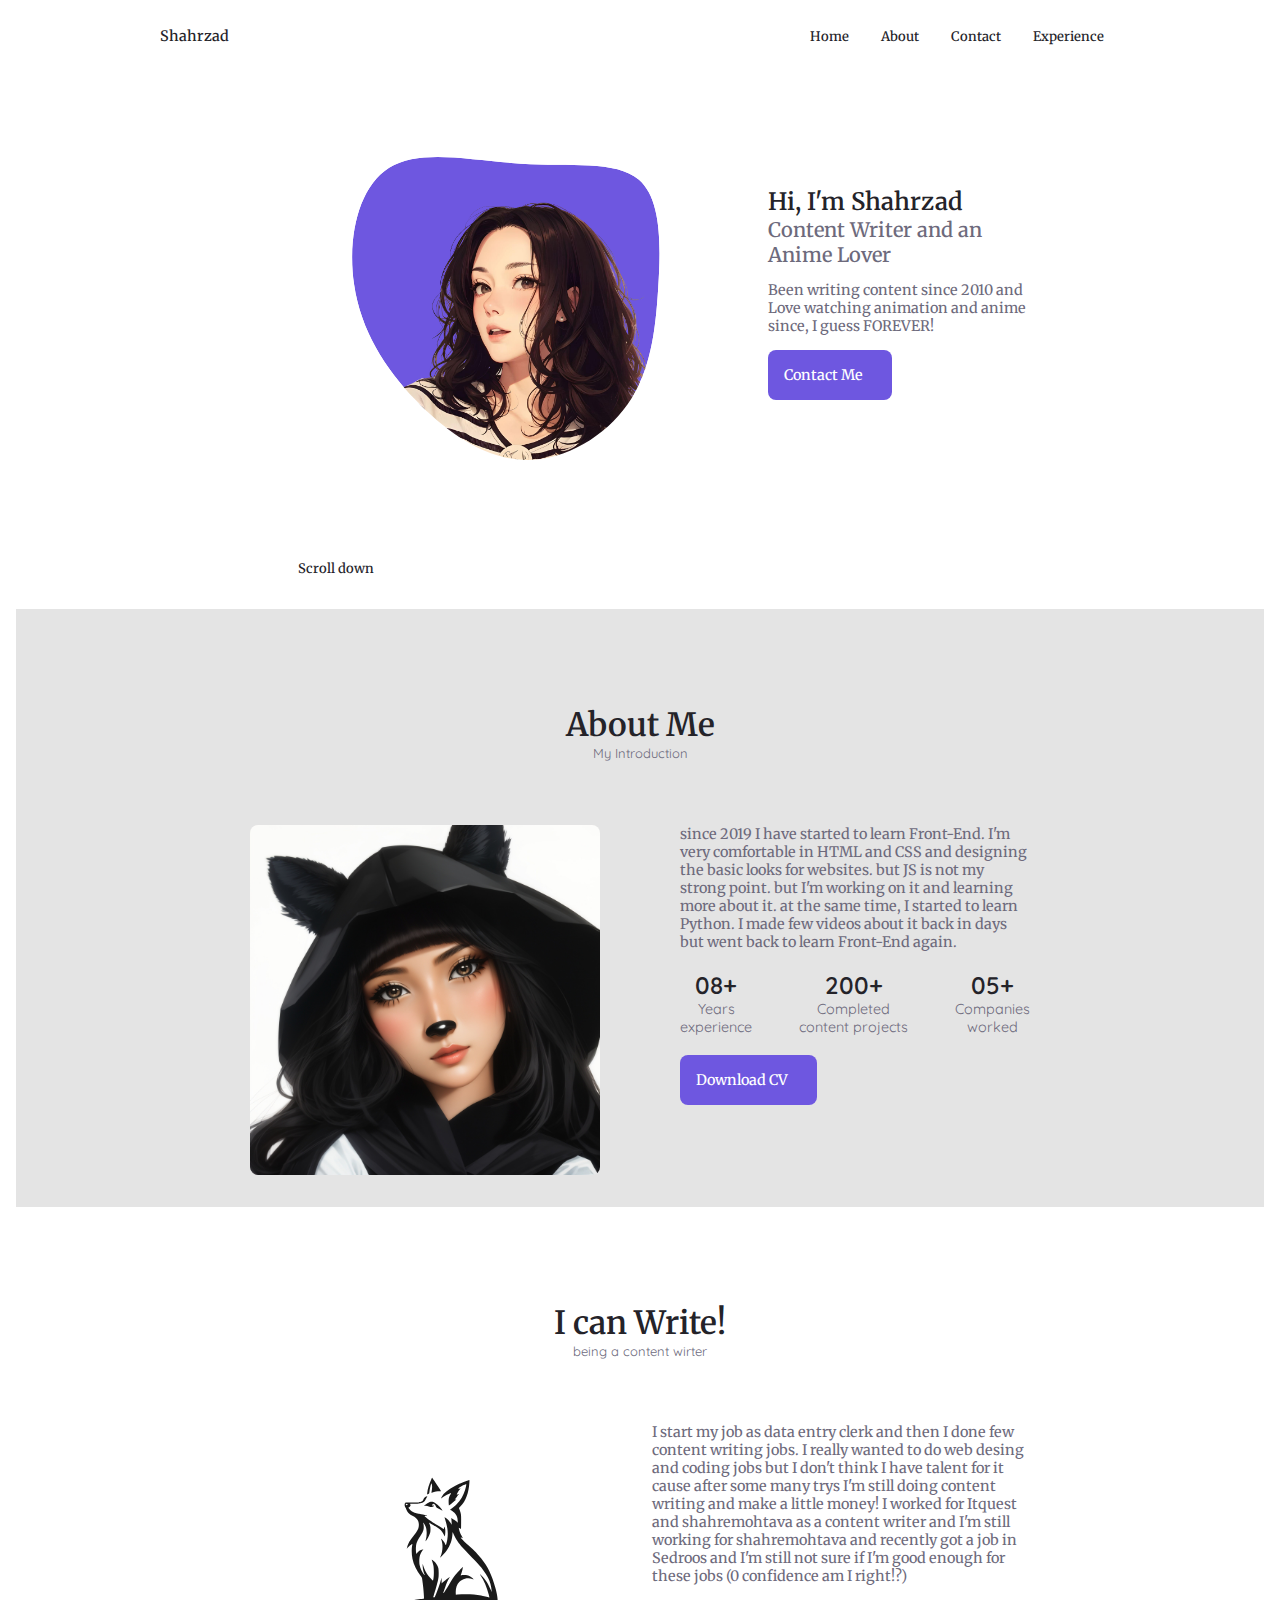
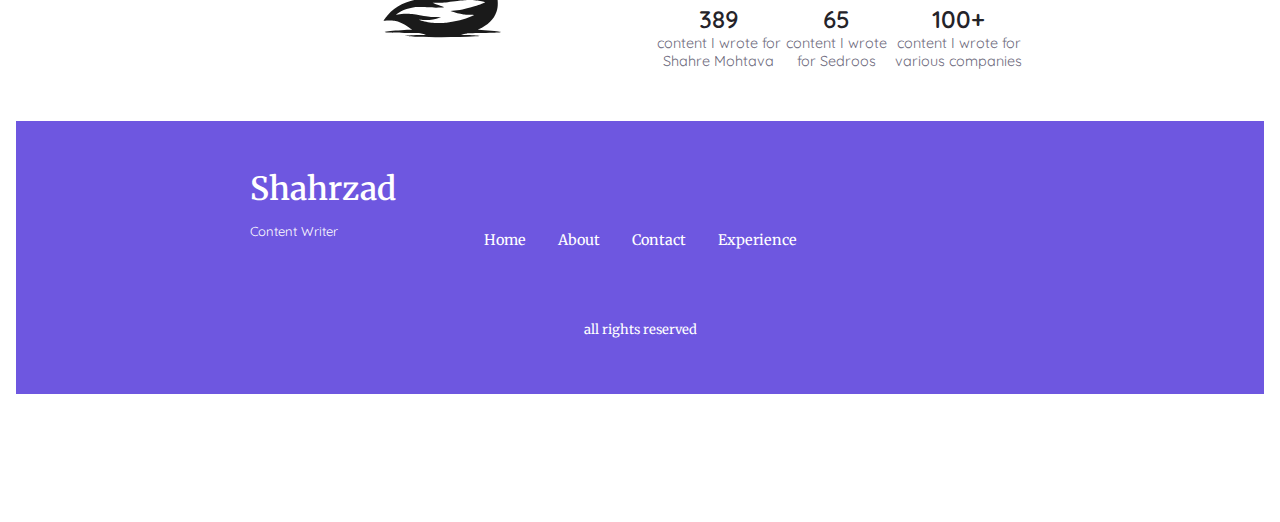
<file: index.html>
<!DOCTYPE html>
<html lang="en">
  <head>
    <meta charset="UTF-8" />
    <meta name="viewport" content="width=device-width, initial-scale=1.0" />
    <link
      rel="stylesheet"
      href="https://unicons.iconscout.com/release/v4.0.8/css/line.css"
    />
    <link rel="stylesheet" href="assets/css/style.css" />

    <title>Shahrzad</title>
  </head>
  <body>
    <!--- Header -->

    <header class="header" id="header">
      <nav class="nav container">
        <a href="#" class="nav-logo">Shahrzad</a>
        <div class="nav-menu" id="nav-menu">
          <ul class="nav-list grid">
            <li class="nav-item">
              <a href="./index.html" class="nav-link">
                <i class="uil uil-home nav-icon"></i> Home
              </a>
            </li>
            <li class="nav-item">
              <a href="#about" class="nav-link">
                <i class="uil uil-user-md nav-icon"></i> About
              </a>
            </li>

            <li class="nav-item">
              <a href="./assets/pages/contact.html" class="nav-link"
                ><i class="uil uil-briefcase nav-icon"></i> Contact</a
              >
            </li>
            <li class="nav-item">
              <a href="./assets/pages/experience.html" class="nav-link"
                ><i class="uil uil-briefcase nav-icon"></i> Experience</a
              >
            </li>
          </ul>
          <i class="uil uil-times nav-close" id="nav-close"></i>
        </div>
        <div class="nav-btns">
          <i class="uil uil-moon change-theme" id="theme-button"></i>
          <div class="nav-toggle" id="nav-toggle">
            <i class="uil uil-apps nav-icon"></i>
          </div>
        </div>
      </nav>
    </header>

    <!-- Main -->
    <main class="main">
      <section class="home section" id="home">
        <div class="home-container container grid">
          <div class="home-content grid">
            <div class="home-social">
              <a
                href="https://www.linkedin.com/in/shahrzad-amirrahimi-1a4a82197/"
                target="_blank"
                class="home-social-icon"
              >
                <i class="uil uil-linkedin-alt"></i>
              </a>
              <a
                href="https://www.shecodes.io/graduates/71833-shahrzad-amirrahimi"
                target="_blank"
                class="home-social-icon"
              >
                <i class="uil uil-link-h"></i>
              </a>

              <a
                href="https://github.com/shahrzadblackfox"
                target="_blank"
                class="home-social-icon"
              >
                <i class="uil uil-github-alt"></i>
              </a>
            </div>
            <div class="home-img">
              <svg
                class="home-blob"
                viewBox="0 0 200 200"
                xmlns="http://www.w3.org/2000/svg"
              >
                <mask id="mask0" mask-type="alpha">
                  <path
                    d="M48.8,-47.4C58.5,-39.1,58.3,-19.5,57.1,-1.2C56,17.2,53.8,34.4,44.1,48.2C34.4,62,17.2,72.3,0.4,71.9C-16.4,71.5,-32.8,60.3,-46,46.5C-59.3,32.8,-69.5,16.4,-72.3,-2.8C-75.2,-22,-70.7,-44.1,-57.4,-52.4C-44.1,-60.8,-22,-55.4,-1.3,-54.2C19.5,-52.9,39.1,-55.8,48.8,-47.4Z"
                    transform="translate(100 100)"
                  />
                </mask>
                <g mask="url(#mask0)">
                  <path
                    d="M48.8,-47.4C58.5,-39.1,58.3,-19.5,57.1,-1.2C56,17.2,53.8,34.4,44.1,48.2C34.4,62,17.2,72.3,0.4,71.9C-16.4,71.5,-32.8,60.3,-46,46.5C-59.3,32.8,-69.5,16.4,-72.3,-2.8C-75.2,-22,-70.7,-44.1,-57.4,-52.4C-44.1,-60.8,-22,-55.4,-1.3,-54.2C19.5,-52.9,39.1,-55.8,48.8,-47.4Z"
                    transform="translate(100 100)"
                  />
                  <image
                    class="home-blob-img"
                    x="40"
                    y="60"
                    xlink:href="assets/img/portfolio.png"
                  />
                </g>
              </svg>
            </div>
            <div class="home-data">
              <h1 class="home-title">Hi, I'm Shahrzad</h1>
              <h3 class="home-sub">Content Writer and an Anime Lover</h3>
              <p class="home-desc">
                Been writing content since 2010 and Love watching animation and
                anime since, I guess FOREVER!
              </p>
              <a href="assets/pages/contact.html" class="button button-flex">
                Contact Me <i class="uil uil-message button-icon"></i>
              </a>
            </div>

            <div class="home-scroll">
              <a href="#about" class="home-scroll-button button-flex">
                <i class="uil uil-mouse-alt home-scroll-mouse"></i>
                <span class="home-scroll-name">Scroll down</span>
                <i class="uil uil-arrow-down home-scroll-arrow"></i>
              </a>
            </div>
          </div>
        </div>
      </section>

      <section class="about section" id="about">
        <h2 class="section-title">About Me</h2>
        <span class="section-sub">My Introduction</span>

        <div class="about-container container grid">
          <img
            src="assets/img/fox-girl.jpg"
            class="about-img"
            alt="anime ai profile image"
          />
          <div class="about-data">
            <p class="about-desc">
              since 2019 I have started to learn Front-End. I'm very comfortable
              in HTML and CSS and designing the basic looks for websites. but JS
              is not my strong point. but I'm working on it and learning more
              about it. at the same time, I started to learn Python. I made few
              videos about it back in days but went back to learn Front-End
              again.
            </p>
            <div class="about-info">
              <div>
                <span class="about-info-title">08+ </span>
                <span class="about-info-name"
                  >Years <br />
                  experience
                </span>
              </div>
              <div>
                <span class="about-info-title">200+ </span>
                <span class="about-info-name"
                  >Completed <br />
                  content projects
                </span>
              </div>
              <div>
                <span class="about-info-title">05+ </span>
                <span class="about-info-name"
                  >Companies <br />
                  worked
                </span>
              </div>
            </div>
            <div class="about-buttons">
              <a
                download=""
                href="assets/pdf/Profile.pdf"
                class="button button-flex"
              >
                Download CV <i class="uil uil-download-alt button-icon"></i>
              </a>
            </div>
          </div>
        </div>
      </section>
      <section class="writing section" id="writing">
        <h2 class="section-title">I can Write!</h2>
        <span class="section-sub">being a content wirter</span>

        <div class="writing-container container grid">
          <svg
            class="writing-img"
            version="1.0"
            xmlns="http://www.w3.org/2000/svg"
            viewBox="0 0 1024.000000 1024.000000"
            preserveAspectRatio="xMidYMid meet"
          >
            <g
              transform="translate(0.000000,1024.000000) scale(0.100000,-0.100000)"
              stroke="none"
            >
              <path
                d="M4727 9052 c-114 -250 -192 -510 -212 -713 l-7 -66 55 26 c55 25 56
27 62 76 23 180 60 351 95 440 15 39 25 22 41 -69 12 -75 7 -181 -17 -305 -8
-41 -13 -75 -11 -77 2 -2 25 4 52 12 84 25 273 54 356 54 43 0 79 4 79 8 0 5
-24 47 -53 94 -52 82 -383 575 -397 591 -4 4 -23 -28 -43 -71z"
              />
              <path
                d="M6640 9003 c-334 -117 -500 -186 -707 -293 -359 -184 -579 -366 -672
-554 -23 -45 -41 -85 -41 -89 0 -4 26 13 58 37 129 98 380 225 445 226 18 0
18 -2 -2 -32 -39 -59 -74 -132 -87 -183 -19 -71 -26 -204 -17 -316 l8 -96 114
85 c120 90 285 242 263 242 -7 0 -26 -7 -42 -15 -17 -9 -30 -12 -30 -8 0 8
126 176 188 251 l32 40 -42 -13 c-24 -7 -51 -16 -60 -20 -25 -10 -23 6 8 68
35 69 93 153 138 201 l37 39 -67 -7 c-62 -6 -66 -6 -53 10 30 36 147 117 219
151 81 39 182 74 189 67 2 -2 -5 -52 -17 -112 -53 -267 -168 -523 -333 -742
-86 -114 -268 -293 -382 -375 -53 -38 -96 -72 -97 -75 0 -3 22 -17 48 -31 83
-46 170 -118 215 -179 84 -111 114 -196 124 -354 l6 -99 -64 54 c-74 63 -129
102 -213 149 l-59 33 6 -49 c3 -27 9 -103 13 -169 l6 -120 -56 80 c-78 114
-158 199 -239 256 -39 27 -72 48 -73 46 -2 -2 17 -70 42 -151 123 -404 150
-672 99 -991 -16 -103 -60 -274 -74 -288 -5 -5 -16 11 -25 35 -10 24 -35 72
-56 108 -52 89 -201 236 -159 158 7 -13 23 -63 37 -113 62 -229 28 -574 -75
-779 l-25 -49 34 24 c69 48 227 218 302 324 86 121 191 327 231 449 38 119 66
268 72 389 6 101 18 135 31 85 11 -42 133 -282 190 -373 128 -205 266 -368
595 -699 530 -533 718 -749 896 -1035 167 -266 230 -425 275 -696 18 -109 28
-231 17 -219 -5 5 -21 44 -36 87 -98 273 -304 597 -472 742 -105 92 -109 92
-51 10 172 -246 312 -580 418 -995 35 -136 36 -144 13 -135 -50 19 -312 86
-408 104 -351 65 -799 82 -1214 45 l-79 -6 -4 78 c-11 257 48 436 191 582 77
79 176 137 281 163 115 29 274 23 372 -13 l67 -25 -20 28 c-58 82 -187 159
-309 185 -80 17 -253 14 -304 -6 -33 -12 -33 -8 4 83 34 86 67 214 76 301 l6
61 -24 -25 c-35 -35 -263 -284 -322 -350 -89 -100 -214 -286 -337 -502 -119
-209 -184 -311 -260 -415 -35 -46 -59 -71 -59 -60 0 11 136 411 160 472 46
114 89 203 131 272 21 36 39 67 39 69 0 20 -162 -95 -275 -196 -38 -34 -88
-76 -109 -93 l-39 -31 7 34 c3 19 3 86 0 147 l-7 113 -34 -133 c-48 -191 -139
-454 -233 -673 l-81 -192 -39 -4 c-22 -2 -40 0 -40 4 0 4 13 44 30 90 67 186
186 614 226 811 24 114 27 157 28 322 1 215 -10 277 -71 399 -57 115 -128 193
-252 279 -36 25 -43 27 -37 11 30 -71 69 -200 88 -287 30 -140 33 -493 4 -664
-10 -62 -21 -113 -25 -113 -12 0 -169 163 -226 235 -112 141 -212 337 -270
531 -15 49 -29 94 -31 99 -2 6 -2 -48 0 -120 5 -141 33 -275 82 -393 43 -102
19 -92 -65 28 -80 114 -145 272 -176 429 -23 113 -16 342 13 453 29 107 80
212 136 281 l47 58 -38 -7 c-123 -23 -225 -91 -297 -197 -24 -37 -25 -37 -30
-15 -17 74 -25 246 -16 339 18 199 59 302 210 534 110 167 161 274 180 377 15
76 12 202 -6 270 -16 63 -16 72 2 60 16 -10 90 -142 113 -199 68 -172 68 -479
0 -697 -10 -32 -14 -55 -9 -50 39 40 121 168 165 259 73 149 89 212 89 360 0
112 -2 127 -35 223 -20 56 -35 102 -33 102 5 0 239 -132 324 -183 167 -101
264 -178 336 -269 51 -65 133 -213 135 -243 0 -11 7 9 16 45 8 37 16 119 16
190 2 109 -1 134 -23 198 -26 78 -34 77 -45 -5 -4 -29 -9 -53 -12 -53 -3 0
-26 15 -52 34 -25 18 -145 93 -266 166 -255 154 -372 232 -542 359 -115 85
-141 111 -110 108 26 -3 137 14 137 21 0 4 -60 18 -132 31 -307 55 -347 63
-433 87 -137 39 -225 85 -306 161 -39 37 -79 79 -89 94 l-20 27 41 28 c22 15
49 45 60 66 18 35 18 41 4 68 -8 16 -15 31 -15 35 0 3 87 5 194 5 275 0 419
29 519 103 34 26 54 56 109 167 36 74 65 136 64 137 -1 1 -29 -12 -62 -28 -79
-37 -116 -76 -140 -145 -24 -71 -64 -106 -151 -136 -64 -21 -87 -22 -398 -25
-181 -2 -340 -6 -353 -8 -34 -8 -62 -62 -62 -120 0 -49 27 -126 49 -139 6 -4
17 -28 24 -54 34 -112 100 -212 182 -274 28 -21 104 -66 170 -100 228 -118
316 -258 302 -483 -9 -163 -67 -276 -275 -543 -143 -183 -183 -242 -236 -349
-40 -82 -52 -112 -91 -237 -21 -70 -19 -75 14 -30 55 76 240 228 257 212 3 -3
-2 -39 -10 -79 -36 -175 -30 -462 15 -684 60 -299 216 -625 415 -863 67 -82
69 -85 81 -165 45 -297 77 -613 89 -864 l7 -142 -34 -5 c-19 -3 -90 -13 -159
-22 -692 -86 -1276 -371 -1659 -809 -89 -101 -228 -291 -219 -300 2 -2 35 0
73 5 113 15 379 12 485 -5 225 -37 471 -148 725 -329 44 -31 101 -71 127 -89
26 -18 48 -35 48 -39 0 -5 -23 -8 -51 -8 -180 0 -784 -38 -1049 -66 -135 -14
-299 -39 -307 -48 -6 -6 62 -17 171 -28 56 -5 436 -12 846 -15 l745 -5 168
-39 c92 -21 170 -39 172 -39 3 0 5 -4 5 -8 0 -5 -150 -14 -332 -20 -435 -16
-735 -34 -712 -42 24 -9 303 -27 609 -40 918 -39 2133 -30 2980 21 104 6 198
15 208 18 23 9 -256 27 -643 42 -162 7 -298 15 -302 18 -5 4 45 17 110 30 64
13 151 30 192 38 60 12 217 17 765 23 618 8 799 14 944 36 62 9 37 19 -99 38
-161 22 -920 84 -1065 86 -11 0 14 15 55 33 479 211 778 504 914 896 50 144
66 248 66 436 0 239 -33 445 -125 785 -175 650 -377 1072 -720 1500 -172 215
-343 390 -660 675 -201 180 -395 379 -395 404 0 5 26 -1 58 -14 31 -13 58 -22
60 -21 1 2 -22 42 -52 90 -30 47 -68 119 -85 160 -32 76 -85 269 -79 286 1 5
27 -9 56 -31 29 -23 56 -39 58 -36 3 2 6 159 7 348 2 320 0 351 -20 446 -12
56 -34 130 -48 165 -15 35 -31 74 -37 88 -9 23 -2 32 74 111 267 275 424 700
454 1227 7 128 6 130 -36 115z m-3145 -1236 l39 -34 -39 -1 c-21 -1 -42 -7
-46 -14 -5 -8 -11 -3 -18 15 -28 73 1 88 64 34z m3529 -4923 c149 -15 435 -69
450 -84 19 -19 -243 -122 -541 -214 -466 -143 -790 -210 -1122 -232 l-104 -7
74 -29 c153 -59 391 -118 599 -148 41 -6 182 -14 313 -17 272 -6 269 -4 93
-80 -374 -163 -785 -267 -1281 -325 -148 -17 -628 -17 -770 0 -232 29 -520 93
-618 138 l-32 15 50 -6 c28 -3 129 -8 225 -12 284 -10 558 30 784 115 l80 29
-245 6 c-301 7 -362 14 -774 82 -405 67 -563 85 -770 85 -171 0 -289 -10 -423
-36 -46 -9 -85 -14 -88 -11 -9 9 166 133 254 180 173 91 379 156 612 194 93
14 169 18 390 17 151 0 320 -6 375 -12 180 -20 469 -26 645 -12 90 7 172 15
182 19 11 4 -60 33 -200 80 -119 40 -256 90 -304 110 l-86 36 246 0 c276 1
383 9 787 65 371 51 462 61 640 69 190 9 381 4 559 -15z"
              />
              <path
                d="M4648 7881 c-25 -10 -104 -56 -174 -102 l-128 -84 89 -6 c61 -5 114
-16 165 -35 102 -38 197 -40 234 -5 42 39 35 57 -21 57 -45 -1 -48 1 -51 27
-3 24 0 27 29 27 18 0 37 7 44 17 12 16 14 16 38 0 35 -23 71 -73 91 -127 17
-44 21 -47 144 -107 70 -34 142 -72 161 -85 l35 -22 -29 52 c-58 107 -192 241
-336 338 -115 76 -197 92 -291 55z"
              />
            </g>
          </svg>

          <div class="about-data">
            <p class="about-desc">
              I start my job as data entry clerk and then I done few content
              writing jobs. I really wanted to do web desing and coding jobs but
              I don't think I have talent for it cause after some many trys I'm
              still doing content writing and make a little money! I worked for
              Itquest and shahremohtava as a content writer and I'm still
              working for shahremohtava and recently got a job in Sedroos and
              I'm still not sure if I'm good enough for these jobs (0 confidence
              am I right!?)
            </p>
            <div class="about-info">
              <div>
                <span class="about-info-title">389 </span>
                <span class="about-info-name">
                  content I wrote for Shahre Mohtava
                </span>
              </div>
              <div>
                <span class="about-info-title">65 </span>
                <span class="about-info-name">
                  content I wrote for Sedroos
                </span>
              </div>
              <div>
                <span class="about-info-title">100+ </span>
                <span class="about-info-name">
                  content I wrote for various companies
                </span>
              </div>
            </div>
          </div>
        </div>
      </section>
      <footer>
        <div class="footer-bg">
          <div class="footer-container container grid">
            <div>
              <h1 class="footer-title">Shahrzad</h1>
              <span class="footer-sub">Content Writer</span>
            </div>
            <ul class="footer-links">
              <li>
                <a href="#home" class="footer-link"> Home </a>
              </li>
              <li>
                <a href="#about" class="footer-link"> About </a>
              </li>

              <li>
                <a href="assets/pages/contact.html" class="footer-link">Contact</a>
              </li>
              
              <li>
                <a href="assets/pages/experience.html" class="footer-link"> Experience</a>
              </li>
            </ul>
          </div>
          <p class="footer-copy">all rights reserved</p>
        </div>
      </footer>

      <a href="#" class="scrollup" id="scrollup">
        <i class="uil uil-angle-double-up scrollup-icon"></i>
      </a>
    </main>

    <script src="assets/js/app.js"></script>
  </body>
</html>
</file>
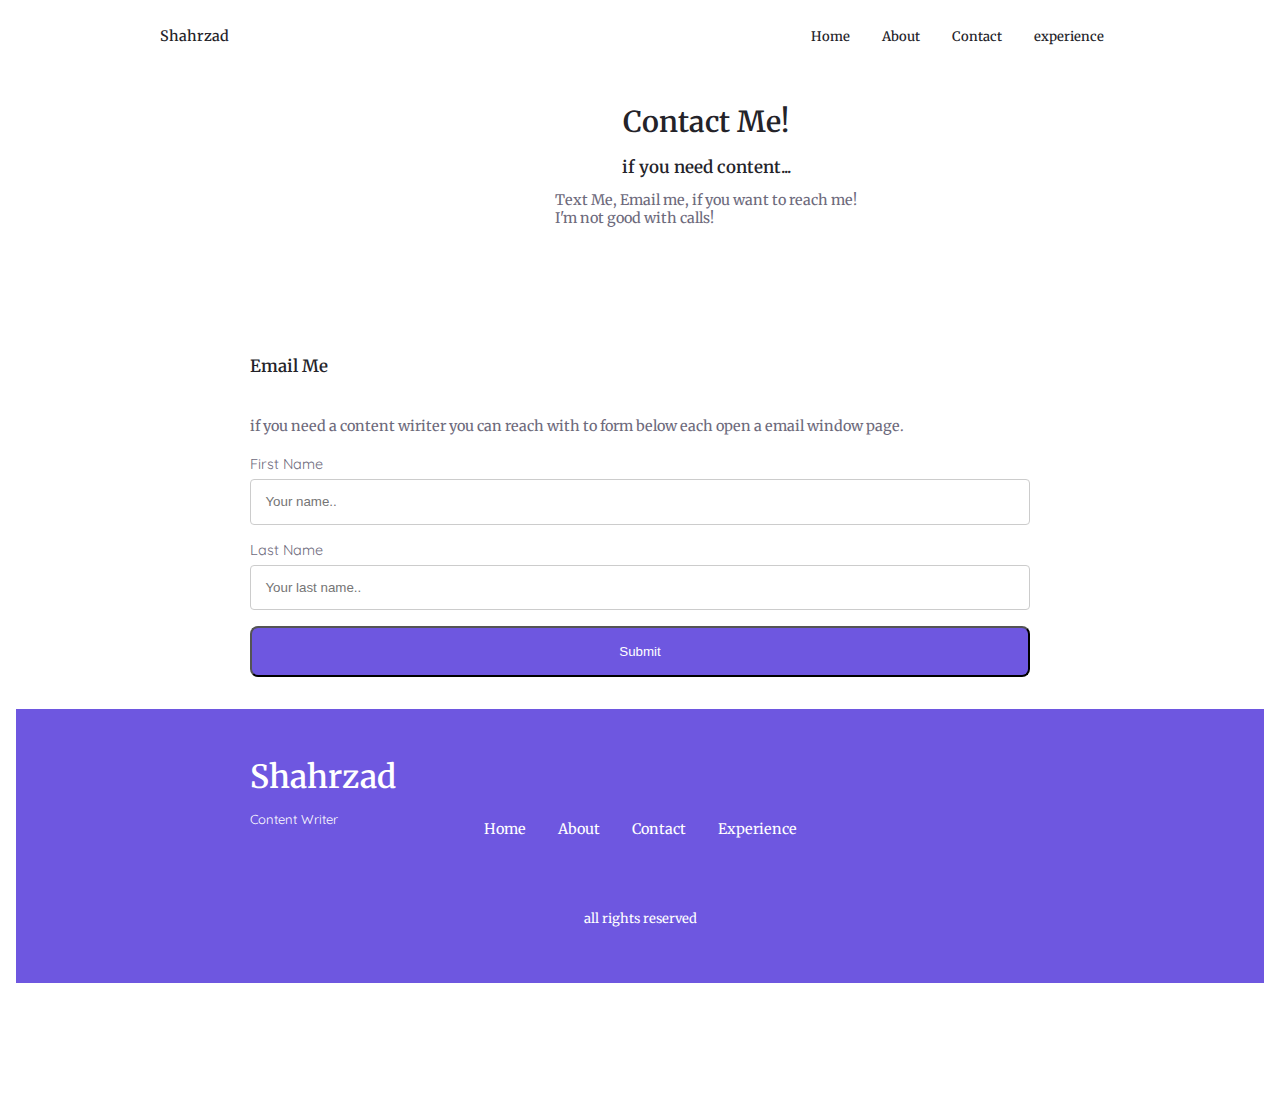
<file: assets/pages/contact.html>
<!DOCTYPE html>
<html lang="en">
  <head>
    <meta charset="UTF-8" />
    <meta name="viewport" content="width=device-width, initial-scale=1.0" />
    <link
      rel="stylesheet"
      href="https://unicons.iconscout.com/release/v4.0.8/css/line.css"
    />
    <link rel="stylesheet" href="../css/style.css" />

    <title>Shahrzad</title>
  </head>
  <body>
    <!--- Header -->

    <header class="header" id="header">
      <nav class="nav container">
        <a href="#" class="nav-logo">Shahrzad</a>
        <div class="nav-menu" id="nav-menu">
          <ul class="nav-list grid">
            <li class="nav-item">
              <a href="https://shahrzadblackfox.github.io/quera-levelup-portfolio/index.html" class="nav-link">
                <i class="uil uil-home nav-icon"></i> Home
              </a>
            </li>
            <li class="nav-item">
              <a href="https://shahrzadblackfox.github.io/quera-levelup-portfolio/index.html#home" class="nav-link">
                <i class="uil uil-user-md nav-icon"></i> About
              </a>
            </li>

            <li class="nav-item">
              <a href="./contact.html" class="nav-link">
                <i class="uil uil-briefcase nav-icon"></i> Contact</a
              >
            </li>
            <li class="nav-item">
              <a href="../pages/experience.html" class="nav-link">
                <i class="uil uil-briefcase nav-icon"></i> experience</a
              >
            </li>
          </ul>
          <i class="uil uil-times nav-close" id="nav-close"></i>
        </div>
        <div class="nav-btns">
          <i class="uil uil-moon change-theme" id="theme-button"></i>
          <div class="nav-toggle" id="nav-toggle">
            <i class="uil uil-apps nav-icon"></i>
          </div>
        </div>
      </nav>
    </header>

    <!-- Main -->
    <main class="main">
      <section class="contact section-one" id="contact">
        <div class="contact-container container grid">
          <div class="contact-content grid">
            <div class="contact-social">
              <a
                href="https://www.linkedin.com/in/shahrzad-amirrahimi-1a4a82197/"
                target="_blank"
                class="home-social-icon"
              >
                <i class="uil uil-linkedin-alt"></i>
              </a>
              <a
                href="https://www.shecodes.io/graduates/71833-shahrzad-amirrahimi"
                target="_blank"
                class="home-social-icon"
              >
                <i class="uil uil-link-h"></i>
              </a>

              <a
                href="https://github.com/shahrzadblackfox"
                target="_blank"
                class="home-social-icon"
              >
                <i class="uil uil-github-alt"></i>
              </a>
            </div>
            <div class="contact-data">
                <h1 class="contact-title">Contact Me!</h1>
                <h3 class="contact-sub">if you need content...</h3>
                <p class="contact-desc">
                  Text Me, Email me, if you want to reach me! <br>
                  I'm not good with calls!
                </p>

              </div>
              
          </div>
        </div>
      </section>
      <section class="section">
        <div class=" container grid">
            <h3 class="contact-title">Email Me</h3>
            <p>if you need a content wiriter you can reach with to form below each open a email window page. </p>
          </div>
          <div class="container form-container">
            <form action="action_page.php">
              <label for="fname" class="labels">First Name</label>
              <input
                type="text"
                id="fname"
                name="firstname"
                placeholder="Your name.."
              />
  
              <label for="lname" class="labels">Last Name</label>
              <input
                type="text"
                id="lname"
                name="lastname"
                placeholder="Your last name.."
              />
              <input
                type="submit"
                value="Submit"
                class="button"
                style="width: 100%"
                onclick="return sendEmail();"
              />
            </form>
          </div>
      </section>

      <footer>
        <div class="footer-bg">
          <div class="footer-container container grid">
            <div>
              <h1 class="footer-title">Shahrzad</h1>
              <span class="footer-sub">Content Writer</span>
            </div>
            <ul class="footer-links">
              <li>
                <a href="https://shahrzadblackfox.github.io/quera-levelup-portfolio/index.html" class="footer-link"> Home </a>
              </li>
              <li>
                <a href="https://shahrzadblackfox.github.io/quera-levelup-portfolio/index.html#about" class="footer-link"> About </a>
              </li>

              <li>
                <a href="../pages/contact.html" class="footer-link">Contact</a>
              </li>
              
              <li>
                <a href="../pages/experience.html" class="footer-link"> Experience</a>
              </li>
            </ul>
          </div>
          <p class="footer-copy">all rights reserved</p>
        </div>
      </footer>

      <a href="#" class="scrollup" id="scrollup">
        <i class="uil uil-angle-double-up scrollup-icon"></i>
      </a>
    </main>

    <script src="../js/app.js"></script>
  </body>
</html>
</file>
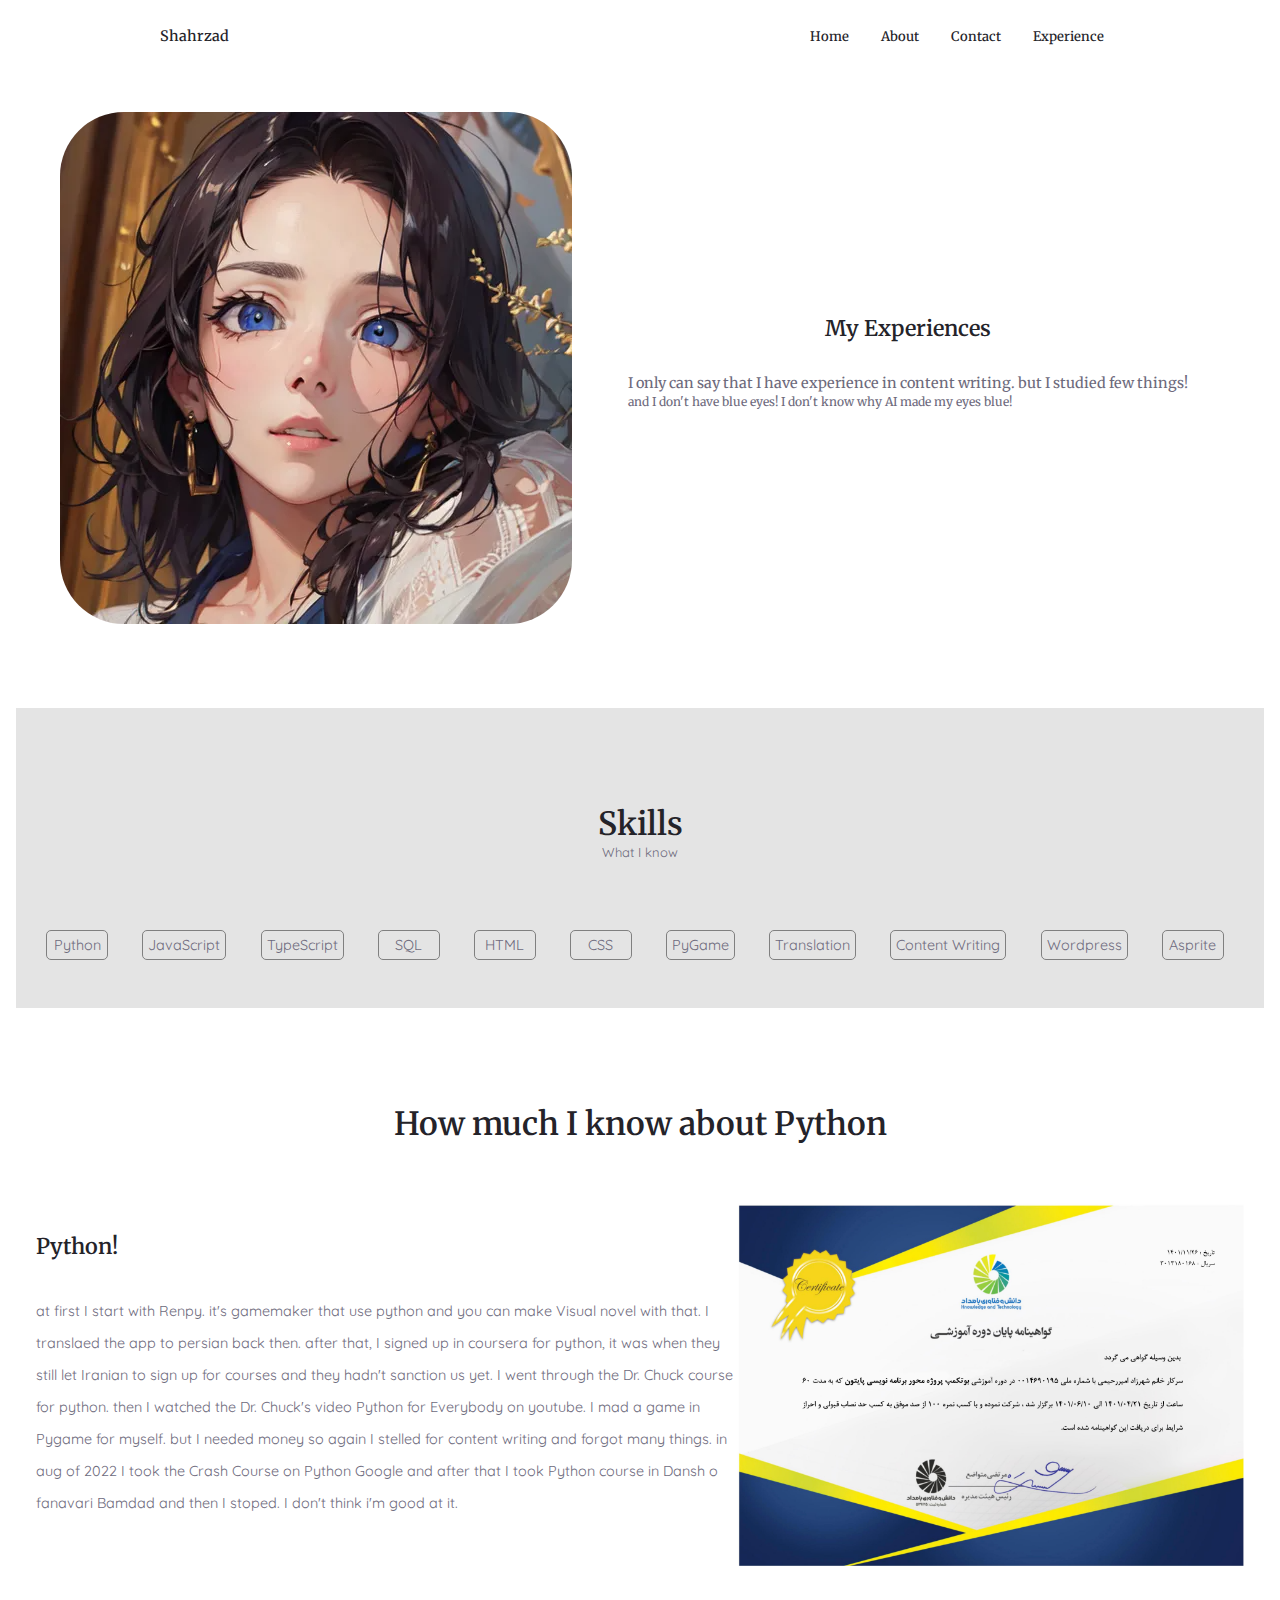
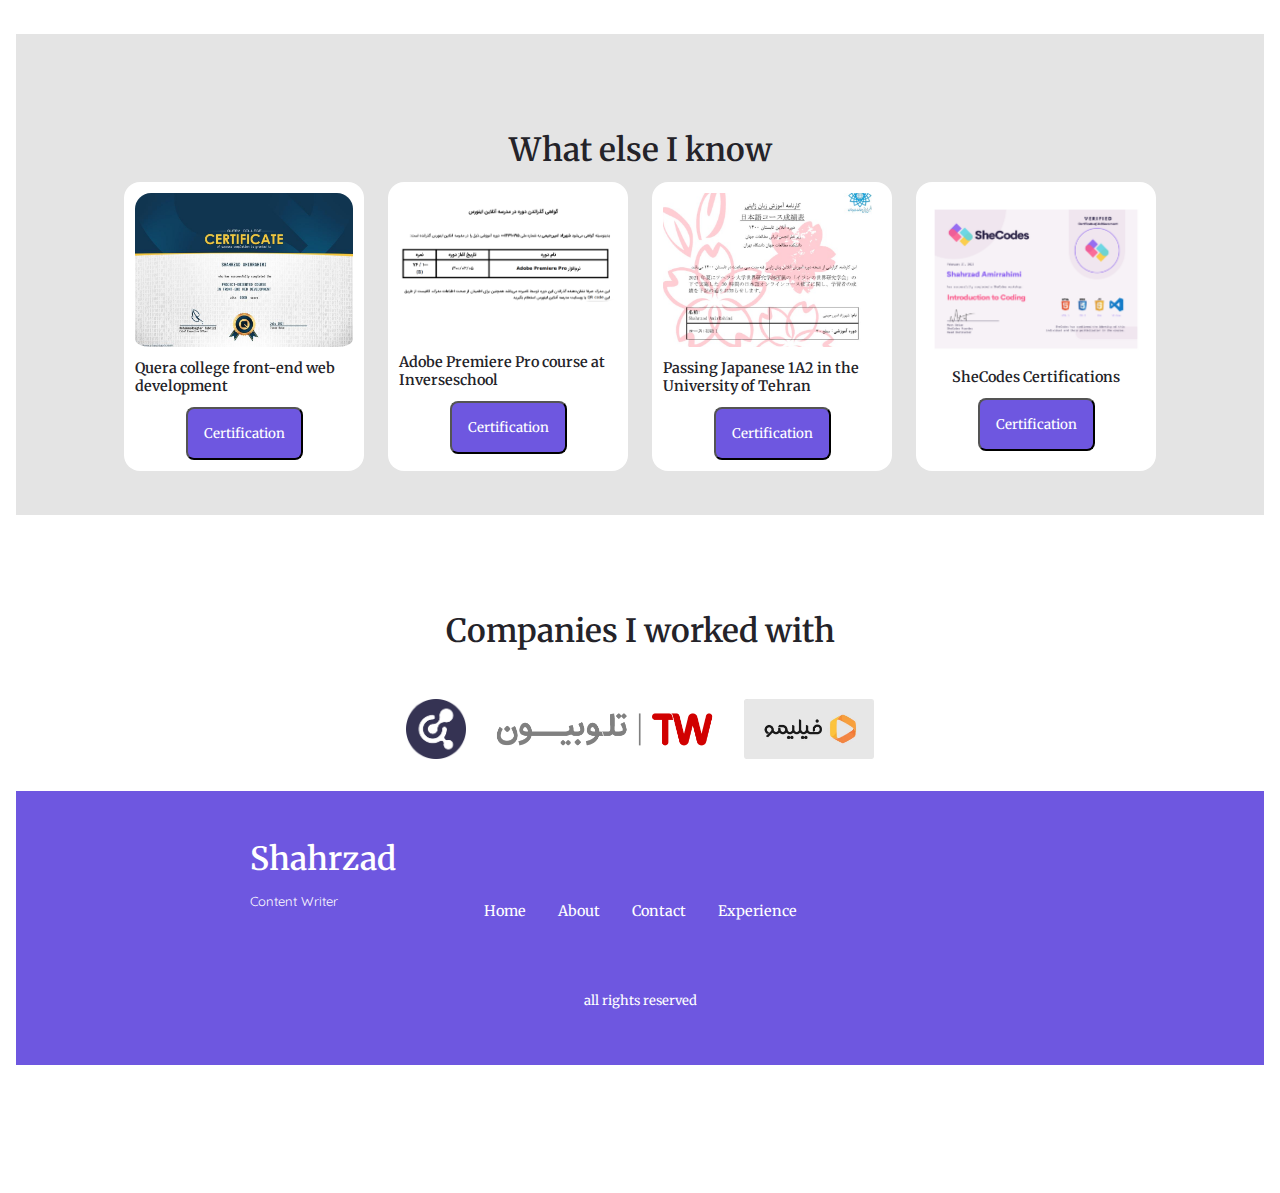
<file: assets/pages/experience.html>
<!DOCTYPE html>
<html lang="en">
  <head>
    <meta charset="UTF-8" />
    <meta name="viewport" content="width=device-width, initial-scale=1.0" />

    <link
      rel="stylesheet"
      href="https://unicons.iconscout.com/release/v4.0.8/css/line.css"
    />
    <link rel="stylesheet" href="../css/style.css" />

    <title>Shahrzad</title>
  </head>
  <body>
    <!--- Header -->

    <header class="header" id="header">
      <nav class="nav container">
        <a href="#" class="nav-logo">Shahrzad</a>
        <div class="nav-menu" id="nav-menu">
          <ul class="nav-list grid">
            <li class="nav-item">
              <a href="https://shahrzadblackfox.github.io/quera-levelup-portfolio/index.html" class="nav-link">
                <i class="uil uil-home nav-icon"></i> Home
              </a>
            </li>
            <li class="nav-item">
              <a href="https://shahrzadblackfox.github.io/quera-levelup-portfolio/index.html#about" class="nav-link">
                <i class="uil uil-user-md nav-icon"></i> About
              </a>
            </li>

            <li class="nav-item">
              <a href="../pages/contact.html" class="nav-link">
                <i class="uil uil-briefcase nav-icon"></i> Contact</a
              >
            </li>
            <li class="nav-item">
              <a href="../pages/experience.html" class="nav-link">
                <i class="uil uil-briefcase nav-icon"></i> Experience</a
              >
            </li>
          </ul>
          <i class="uil uil-times nav-close" id="nav-close"></i>
        </div>
        <div class="nav-btns">
          <i class="uil uil-moon change-theme" id="theme-button"></i>
          <div class="nav-toggle" id="nav-toggle">
            <i class="uil uil-apps nav-icon"></i>
          </div>
        </div>
      </nav>
    </header>

    <!-- Main -->
    <main class="main">
      <section class="intro-experience section-one grid" id="#experience">
        <div class="experience-img">
          <img
            src="../img/ai anime portfolio.png"
            alt="ai anime portfolio image"
          />
        </div>
        <div class="experience-data">
          <h2 class="experience-title">My Experiences</h2>
          <p class="experience-sub">
            I only can say that I have experience in content writing. but I
            studied few things! <br />
            <small
              >and I don't have blue eyes! I don't know why AI made my eyes
              blue!</small
            >
          </p>
        </div>
      </section>
      <section class="skills section" id="skills">
        <h2 class="section-title">Skills</h2>
        <span class="section-sub">What I know</span>

        <div class="skills-content">
          <div class="skills-items">
            <span class="skill">Python</span>
            <span class="skill">JavaScript</span>
            <span class="skill">TypeScript</span>
            <span class="skill">SQL</span>
            <span class="skill">HTML</span>
            <span class="skill">CSS</span>
            <span class="skill">PyGame</span>
            <span class="skill">Translation</span>
            <span class="skill">Content Writing</span>
            <span class="skill">Wordpress</span>
            <span class="skill">Asprite</span>
          </div>
        </div>
      </section>
      <section class="python section">
        <h2 class="section-title">How much I know about Python</h2>

        <div class="experience-python">
          <div class="python-data">
            <h2>Python!</h2>
            at first I start with Renpy. it's gamemaker that use python and you
            can make Visual novel with that. I translaed the app to persian back
            then. after that, I signed up in coursera for python, it was when
            they still let Iranian to sign up for courses and they hadn't
            sanction us yet. I went through the Dr. Chuck course for python.
            then I watched the Dr. Chuck's video Python for Everybody on
            youtube. I mad a game in Pygame for myself. but I needed money so
            again I stelled for content writing and forgot many things. in aug
            of 2022 I took the Crash Course on Python Google and after that I
            took Python course in Dansh o fanavari Bamdad and then I stoped. I
            don't think i'm good at it.
          </div>
          <div class="python-img">
            <img
              src="../img/bamdad.jpg"
              alt="certification for python course"
            />
          </div>
        </div>
      </section>

      <section class="other section">
        <h2 class="section-title">What else I know</h2>
        <div class="card-group">
          <div class="card">
            <div>
              <img class="card-img" src="../img/quera.jfif" alt="quera" />
            </div>
            <h4 class="card-title">Quera college front-end web development</h4>
            <button class="card-button button"><a href="https://www.linkedin.com/in/shahrzad-amirrahimi-1a4a82197/">Certification</a></button>
          </div>
          <div class="card">
            <div style=" height:154px" >
              <img class="card-img" src="../img/adobe premiere.PNG" alt="adobe premiere" />
            </div>
            <h4 class="card-title">Adobe Premiere Pro course at Inverseschool</h4>
            <button class="card-button button"><a href="https://www.linkedin.com/in/shahrzad-amirrahimi-1a4a82197/">Certification</a></button>
          </div>
          <div class="card">
            <div >
              <img class="card-img" src="../img/japan.PNG" alt="Japanese 1A2" />
            </div>
            <h4 class="card-title">Passing Japanese 1A2 in the University of Tehran</h4>
            <button class="card-button button"><a href="https://www.linkedin.com/in/shahrzad-amirrahimi-1a4a82197/">Certification</a></button>
          </div>
          <div class="card">
            <div >
              <img class="card-img" src="../img/shecodes.png" alt="shecodes" />
            </div>
            <h4 class="card-title">SheCodes Certifications</h4>
            <button class="card-button button"><a href="https://www.shecodes.io/graduates/71833-shahrzad-amirrahimi">Certification</a></button>
          </div>
        </div>
      </section>

      <section class="section">
        <h2 class="section-title">Companies I worked with</h2>
        <div class="companies container grid">
          <img class="companies-name" src="../img/shahremohtava.png" alt="" />

          <img class="companies-name" src="../img/logo-top-new.png" alt="" />

          <img class="companies-name" src="../img/img2-fa.webp" alt="" />
        </div>
      </section>

      <footer>
        <div class="footer-bg">
          <div class="footer-container container grid">
            <div>
              <h1 class="footer-title">Shahrzad</h1>
              <span class="footer-sub">Content Writer</span>
            </div>
            <ul class="footer-links">
              <li>
                <a href="https://shahrzadblackfox.github.io/quera-levelup-portfolio/index.html" class="footer-link"> Home </a>
              </li>
              <li>
                <a href="https://shahrzadblackfox.github.io/quera-levelup-portfolio/index.html#about" class="footer-link"> About </a>
              </li>

              <li>
                <a href="../pages/contact.html" class="footer-link">Contact</a>
              </li>
              
              <li>
                <a href="../pages/experience.html" class="footer-link"> Experience</a>
              </li>
            </ul>
          </div>
          <p class="footer-copy">all rights reserved</p>
        </div>
      </footer>

      <a href="#" class="scrollup" id="scrollup">
        <i class="uil uil-angle-double-up scrollup-icon"></i>
      </a>
    </main>

    <script src="../js/app.js"></script>
  </body>
</html>
</file>
<file: assets/css/style.css>
@import url("https://fonts.googleapis.com/css2?family=Quicksand:wght@400;500;600&display=swap");

  @import url('https://fonts.googleapis.com/css2?family=Merriweather:wght@300;400;700&display=swap');


:root {
  --header-height: 3rem;

  --first-color: hsl(250, 69%, 61%);
  --secondray-color: hsl(250, 46%, 53%);
  --title-color: hsl(250, 8%, 15%);
  --text-color: hsl(250, 8%, 45%);
  --inpit-color: hsl(250, 70%, 96%);
  --container-color: #fff;
  --gray-background: rgb(228, 228, 228);
  --fill-black-color: rgb(26, 26, 26);

  --body-font: "Quicksand", sans-serif;
  --h1-font-size: 2rem;
  --h2-font-size: 1.5rem;
  --h3-font-size: 1.25rem;
  --normal-font-size: 0.9rem;
  --small-font-size: 0.813rem;

  --font-medium: 500;
  --font-semi-bold: 600;
}
h1,h2, h3, h4{
  font-family: 'Merriweather', serif;
font-weight: 700;
}

p,a {
  font-family: 'Merriweather', serif;
  font-weight: 400;
}


@media screen and(min-width:960px) {
  :root {
    --h1-font-size: 3rem;
    --h2-font-size: 2.25rem;
    --h3-font-size: 1.5rem;
    --normal-font-size: 1rem;
    --small-font-size: 0.875rem;
  }
}

* {
  box-sizing: border-box;
  padding: 0;
  margin: 0;
}

html {
  scroll-behavior: smooth;
}

body {
  margin: 0 0 var(--header-height) 0;
  font-family: var(--body-font);
  font-size: var(--normal-font-size);
  background-color: var(--container-color);
  color: var(--text-color);
}

h1,
h2,
h3,
h4 {
  color: var(--title-color);
  font-weight: var(--font-semi-bold);
}
ul {
  list-style: none;
}
a {
  text-decoration: none;
}
img {
  max-width: 100%;
  height: auto;
}

.section {
  padding: 2rem 0 4rem;
}

.section-title {
  font-size: var(--h1-font-size);
}

.section-sub {
  display: block;
  font-size: var(--small-font-size);
  margin-bottom: 3rem;
}
.section-title,
.section-sub {
  text-align: center;
}

.container {
  max-width: 780px;
  margin-right: 1rem;
  margin-left: 1rem;
}

.grid {
  display: grid;
  gap: 1.5rem;
}

.header {
  width: 100%;
  position: fixed;
  bottom: 0;
  left: 0;
  z-index: 2;
  background-color: var(--container-color);
}
.nav {
  max-width: 960px;
  height: var(--header-height);
  display: flex;
  justify-content: space-between;
  align-items: center;
}
.nav-logo,
.nav-toggle {
  color: var(--title-color);
  font-weight: var(--font-medium);
}
.nav-logo:hover {
  color: var(--first-color);
}
.nav-toggle {
  font-size: 1.1rem;
  cursor: pointer;
}
.nav-toggle:hover {
  color: var(--first-color);
}

@media screen and (max-width: 767px) {
  .nav-menu {
    position: fixed;
    bottom: -100%;
    left: 0;
    width: 100%;
    background-color: var(--container-color);
    padding: 2rem 1.5rem 4rem;
    box-shadow: 0 -1px 4px rgba(0, 0, 0, 0.15);
    border-radius: 1.5rem 1.5rem 0 0;
    transition: 0.3s;
  }
}

.nav-list {
  grid-template-columns: repeat(3, 1fr);
  gap: 2rem;
}
.nav-link {
  display: flex;
  flex-direction: column;
  align-items: center;
  font-size: var(--small-font-size);
  color: var(--title-color);
  font-weight: var(--font-medium);
}

.nav-link:hover {
  color: var(--first-color);
}
.nav-icon {
  font-size: 1.2rem;
}

.nav-close {
  position: absolute;
  right: 1.3rem;
  bottom: 0.5rem;
  font-size: 1.5rem;
  cursor: pointer;
  color: var(--first-color);
}

.nav-close:hover {
  color: rgb(97, 95, 94);
}

.show-menu {
  bottom: 0;
}

.home-container {
  gap: 1rem;
}

.home-content {
  grid-template-columns: 0.5fr 3fr;
  padding-top: 3.5rem;
  align-items: center;
}

.home-social {
  display: grid;
  grid-template-columns: max-content;
  row-gap: 1rem;
}

.home-social-icon {
  font-size: 1.25rem;
  color: var(--first-color);
}

.homw-social-icon:hover {
  color: rgb(60, 10, 107);
}

.home-blob {
  width: 400px;
  fill: var(--first-color);
}
.home-blob-img {
  width: 120px;
}

.home-data {
  grid-column: 1/3;
}

.home-title {
  font-size: var(--h2-font-size);
}

.home-sub {
  font-size: var(--h3-font-size);
  color: var(--text-color);
  font-weight: var(--font-medium);
  margin-bottom: 0.83rem;
}

.home-desc {
  margin-bottom: 0.93rem;
}

.home-scroll {
  display: none;
}

.home-scroll-button {
  color: var(--first-color);
  transition: 0.3s;
}

.home-scroll-button:hover {
  transform: translateY(0.25rem);
}

.home-scroll-mouse {
  font-size: 2rem;
}

.home-scroll-name {
  font-size: var(--small-font-size);
  color: var(--title-color);
  font-weight: var(--font-medium);
  margin-right: 0.8rem;
}

.home-scroll-arrow {
  font-size: 1.25rem;
}

.button {
  display: inline-block;

  background-color: var(--first-color);
  color: #fff;
  padding: 1rem;
  border-radius: 0.5rem;
  font-weight: var(--font-medium);
}

.button:hover {
  background-color: rgb(60, 10, 107);
}

.button-icon {
  font-size: 1.25rem;
  margin-left: 0.8rem;
  transition: 0.3s;
}

.button-flex {
  display: inline-flex;
  align-items: center;
}

.main {
  margin-top: -8rem;
}

.about-img {
  width: 200px;
  border-radius: 0.5rem;
  justify-self: center;
  align-self: center;
}

.about-desc {
  text-align: center;
  margin-bottom: 1.2rem;
}
.about-info-title {
  font-size: var(--h2-font-size);
  font-weight: var(--font-semi-bold);
  color: var(--title-color);
}

.about-info {
  display: flex;
  justify-content: space-between;
  margin-bottom: 1.2rem;
}

.about-info-title,
.about-info-name {
  display: block;
  text-align: center;
}

.about-buttons {
  display: flex;
  justify-content: center;
}

.about {
  background-color: var(--gray-background);
}

.writing-img {
  width: 200px;
  border-radius: 0.5rem;
  justify-self: center;
  align-self: center;
  fill: var(--fill-black-color);
}

.footer {
  padding-top: 2rem;
}

.footer-container {
  row-gap: 3.5rem;
}

.footer-bg {
  background-color: var(--first-color);
  padding: 2rem 0 3rem;
  color: #fff;
}
.footer-title {
  font-size: var(--h1-font-size);
  margin-bottom: 0.8rem;
}
.footer-sub {
  font-size: var(--small-font-size);
}

.footer-links {
  display: flex;
  flex-direction: column;
  row-gap: 1.5rem;
}

.footer-link:hover {
  color: cornflowerblue;
}

.footer-copy {
  margin-top: 30px;
  font-size: var(--small-font-size);
  text-align: center;
}

.footer-title,
.footer-sub,
.footer-link {
  color: #fff;
}

.scrollup {
  position: fixed;
  right: 1rem;
  bottom: -20%;
  background-color: var(--first-color);
  opacity: 0.8;
  padding: 0 0.3rem;
  border-radius: 0.4rem;
  z-index: 3;
  transition: 0.4s;
}

.scrollup-icon {
  font-size: 1.5rem;
  color: #fff;
}

.show-scroll {
  bottom: 5rem;
}

/*==== dark and light ==*/

.nav-btns {
  display: flex;
  align-items: center;
}

.change-theme {
  font-size: 1.25rem;
  color: var(--title-color);
  margin-right: 0.3rem;
  cursor: pointer;
}

.change-theme:hover {
  color: var(--first-color);
}

body.dark-theme {
  --title-color: hsl(0, 0%, 100%);
  --text-color: hsl(250, 18%, 93%);
  --inpit-color: hsl(250, 70%, 96%);
  --container-color: #000000;
  --gray-background: rgb(78, 78, 78);
  --fill-black-color: #fff;
}

/* contact page */

.contact-container {
  gap: 1rem;
}

.contact-content {
  grid-template-columns: 0.5fr 3fr;
  padding-top: 3.5rem;
  align-items: center;
}

.contact-social {
  display: grid;
  grid-template-columns: max-content;
  row-gap: 1rem;
}

.contact-social-icon {
  font-size: 1.25rem;
  color: var(--first-color);
}

.contact-social-icon:hover {
  color: rgb(60, 10, 107);
}

.section-one {
  padding: 11rem 0 2rem;
}
.contact-data {
  display: flex;
  flex-direction: column;
  align-items: center;
}
.contact-title {
  padding-bottom: 1rem;
}
.contact-sub {
  padding-bottom: 0.8rem;
}

.form-container {
  margin-top: 20px;
}

input[type="text"],
select,
textarea {
  width: 100%;
  padding: 0.9rem;
  border: 1px solid #ccc;
  border-radius: 4px;
  box-sizing: border-box;
  margin-top: 6px;
  margin-bottom: 16px;
  resize: vertical;
}
.labels {
  margin-top: 16px;
  margin-bottom: 16px;
}

.skills-items {
  display: flex;
  flex-direction: row;
  flex-wrap: wrap;
  justify-content: space-evenly;
  padding: 6px;
}
.skills{
  background-color: var(--gray-background);
}

.skill {
  padding: 5px;
  min-width: 5%;
  text-align: center;
  margin-right: 10px;
  margin-bottom: 10px;
  border-radius: 5px;
  border: 1px solid gray;
  font-size: normal;
  transition: transform 0.2s;
  cursor: pointer;
  
}

.skill:hover {
  transform: scale(1.2);
  background-color: var(--first-color);
  color: #fff;
}

/* experience page */

.intro-experience {
  display: flex;
  flex-direction: column;
  justify-content: center;
  align-items: center;
}
.experience-img {
  padding: 4rem 0 3rem;
}
.experience-img > img {
  border-radius: 4rem;
}
.experience-data {
  display: flex;
  align-items: center;
  flex-direction: column;
}
.experience-title{
  margin-bottom: 2rem;
}
.experience-sub {
  padding: 0 2rem;
  justify-content: center;
}


.companies{
  display: flex;
  justify-content: center;
  padding-top: 3rem;

}
.companies-name {
  width: auto;
  height: 60px;
 

}
.other{
  background-color: var(--gray-background);
  display: flex;
  justify-content: center;
  align-items: center;
  flex-direction: column;
}
.experience-python{
  display: flex;
  padding-top: 4rem;
}
.python-img > img{
  width: 100%;
  padding-top: 2rem;
}
.experience-python{
  display: flex;
  padding-top: .3rem;
  flex-direction: column;
  margin: 20px 20px;
  line-height: 2rem;
}
.python-data >h2{
  padding-bottom: 2rem;
}

.card-group{
  display: flex;
  flex-direction: column;
  align-items: stretch;
}

.card{
  width: 340px;
  height: auto;
  background-color: white;
  border-radius: 1rem;
  padding: .7rem;
  margin: 0 20px;
  justify-content: center;
  align-items: center;
  display: flex;
  flex-direction: column;
  margin: 12px;
 

}

.card-img{
  border-radius: 1rem;
  padding-bottom: 8px;
}
.card-title{
  padding-bottom: 12px;

}
.card-button a{
  color:#fff !important
}
/* small screen */

@media screen and (max-width: 350px) {
  .container {
    margin-left: 0.3rem;
    margin-right: 0.3rem;
  }
  .nav-menu {
    padding: 2rem 0.25rem 4rem;
  }
  .nav-list {
    column-gap: 0;
  }
  .home-content {
    grid-template-columns: 0.25fr 3fr;
  }
  .home-blob {
    width: 180px;
  }
  .main {
    margin-top: 0;
  }
  .section-one {
    padding: 1rem 0 2rem;
  }
}
/*medium*/
@media screen and (min-width: 568px) {
  .home-content {
    grid-template-columns: max-content 1fr 1fr;
  }
  .home-data {
    grid-column: initial;
  }
  .home-img {
    justify-self: left;
    margin-left: -130px;
    margin-right: -23px;
  }
  .about-container,
  .writing-container {
    grid-template-columns: repeat(2, 1fr);
  }
  .intro-experience {
    flex-direction: row;
  }
  .python-img > img{
    align-self: center;
   
  }
  .experience-python{
    align-items: center;
    flex-direction: row;
  }
  .card-group{
    display: flex;
    flex-direction: row;
  }
  .card{
    width: 240px;
  }
  
}

@media screen and (min-width: 768px) {
  .container {
    margin-left: auto;
    margin-right: auto;
  }
  body {
    margin: 0;
  }
  .section {
    padding: 6rem 0 2rem;
  }
  .section-sub {
    margin-bottom: 4rem;
  }
  .header {
    top: 0;
    bottom: initial;
  }
  .header,
  .main,
  .footer {
    padding: 0 1rem;
  }
  .nav {
    height: calc(var(--header-height) + 1.5rem);
    column-gap: 1rem;
  }
  .nav-icon,
  .nav-close,
  .nav-toggle {
    display: none;
  }
  .nav-list {
    display: flex;
    column-gap: 2rem;
  }
  .nav-menu {
    margin-left: auto;
  }
  .change-theme {
    margin: 0;
  }
  .home-container {
    row-gap: 5rem;
  }
  .home-content {
    padding-top: 5.5rem;
    column-gap: 2rem;
  }

  .home-blob {
    width: 470px;
    left: 0;
  }
  .home-scroll {
    display: block;
  }
  .home-scroll-button {
    margin-left: 3rem;
  }
  .about-container {
    column-gap: 5rem;
  }
  .about-img {
    width: 350px;
  }
  .about-desc {
    text-align: initial;
  }

  .about-info {
    justify-content: space-between;
  }
  .about-buttons {
    justify-content: initial;
  }
  .footer-container {
    grid-template-columns: repeat(3, 1fr);
  }
  .footer-bg {
    padding: 3rem 0 3.5rem;
  }
  .footer-links {
    flex-direction: row;
    column-gap: 2rem;
  }
  .footer-copy {
    margin-top: 4.5rem;
  }
  .footer-links {
    padding-top: 20%;
  }
}
/* bigger screen */

@media screen and(min-width:1024px) {
  .header,
  .main,
  .footer-container {
    padding: 0;
  }
  .home-blob {
    width: 520px;
  }
  .home-social {
    transform: translateX(-6rem);
  }
}
</file>
